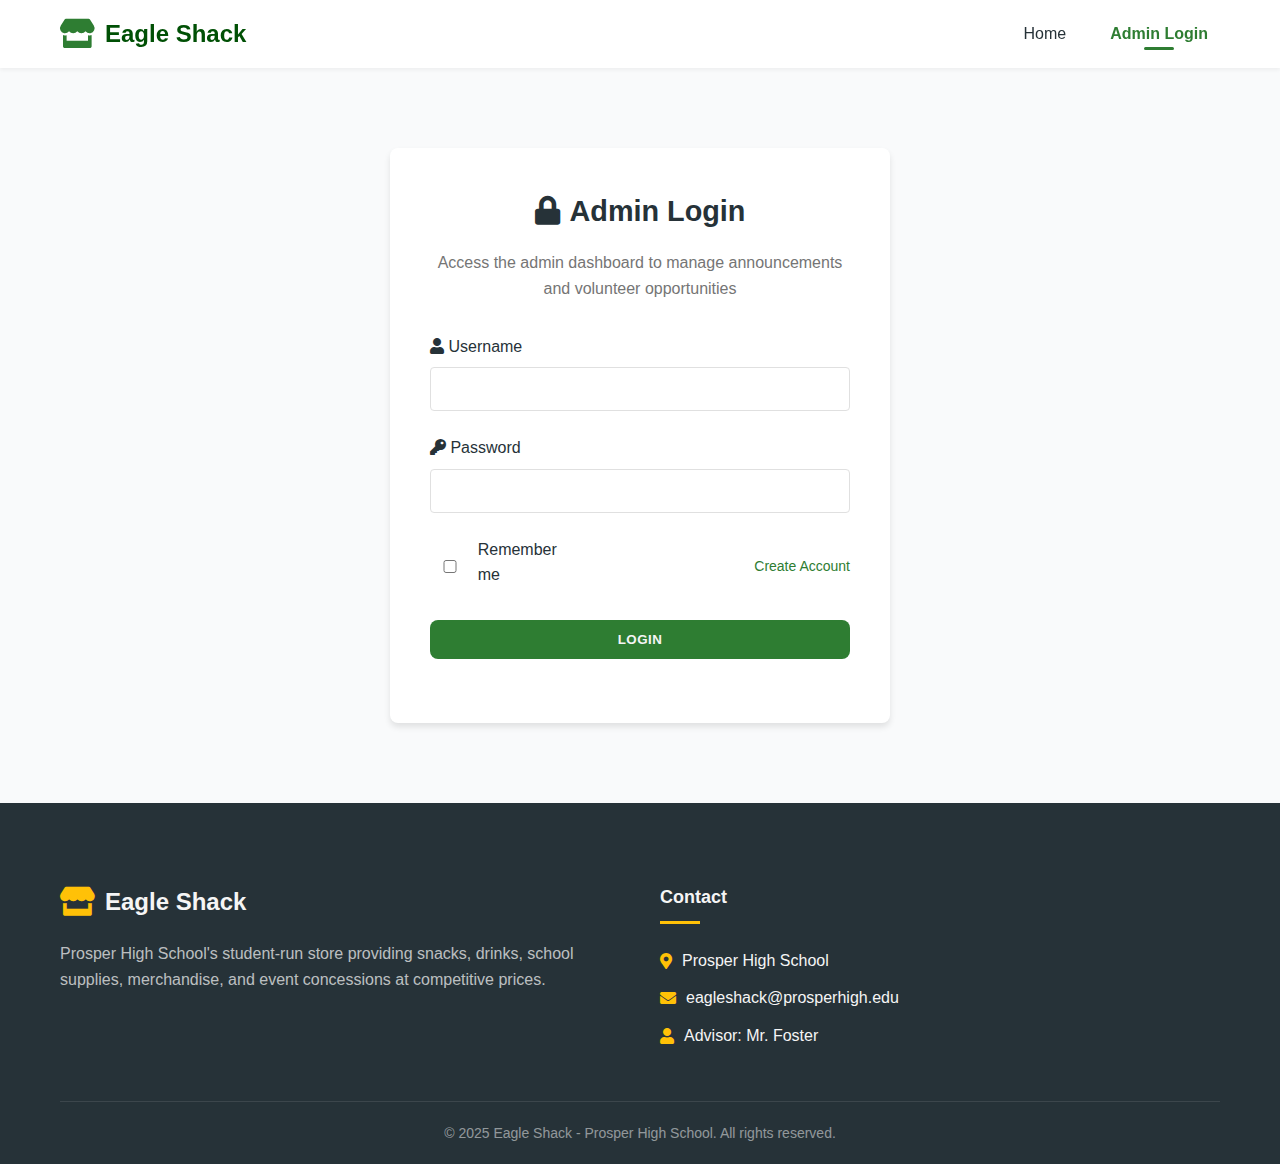
<file: admin.html>
<!DOCTYPE html>
<html lang="en">
<head>
    <meta charset="UTF-8">
    <meta name="viewport" content="width=device-width, initial-scale=1.0">
    <title>Admin Login - Eagle Shack</title>
    <link rel="stylesheet" href="styles.css">
    <link rel="stylesheet" href="https://cdnjs.cloudflare.com/ajax/libs/font-awesome/5.15.4/css/all.min.css">
</head>
<body>
    <!-- Navigation Bar -->
    <nav class="navbar">
        <div class="container">
            <div class="nav-logo">
                <i class="fas fa-store logo-icon"></i>
                <span class="logo-text">Eagle Shack</span>
            </div>
            <ul class="nav-menu">
                <li class="nav-item"><a href="main.html" class="nav-link">Home</a></li>
                <li class="nav-item"><a href="login.html" class="nav-link active">Admin Login</a></li>
            </ul>
            <div class="nav-toggle">
                <i class="fas fa-bars"></i>
            </div>
        </div>
    </nav>

    <!-- Login Section -->
    <section class="login-section">
        <div class="container">
            <div class="auth-container">
                <div class="auth-box">
                    <div class="auth-header">
                        <h2><i class="fas fa-lock"></i> Admin Login</h2>
                        <p>Access the admin dashboard to manage announcements and volunteer opportunities</p>
                    </div>
                    
                    <form id="login-form" class="auth-form">
                        <div class="form-group">
                            <label for="username"><i class="fas fa-user"></i> Username</label>
                            <input type="text" id="username" name="username" required>
                        </div>
                        
                        <div class="form-group">
                            <label for="password"><i class="fas fa-key"></i> Password</label>
                            <input type="password" id="password" name="password" required>
                        </div>
                        
                        <div class="form-group auth-options">
                            <div class="remember-me">
                                <input type="checkbox" id="remember" name="remember">
                                <label for="remember">Remember me</label>
                            </div>
                            <a href="#" class="forgot-password" id="create-account">Create Account</a>
                        </div>
                        
                        <div class="form-group">
                            <button type="submit" class="auth-button">Login</button>
                        </div>
                        
                        <div class="auth-message" id="auth-message"></div>
                    </form>
                    
                    <form id="signup-form" class="auth-form" style="display: none;">
                        <div class="form-group">
                            <label for="new-username"><i class="fas fa-user"></i> Username</label>
                            <input type="text" id="new-username" name="new-username" required>
                        </div>
                        
                        <div class="form-group">
                            <label for="email"><i class="fas fa-envelope"></i> Email</label>
                            <input type="email" id="email" name="email" required>
                        </div>
                        
                        <div class="form-group">
                            <label for="new-password"><i class="fas fa-key"></i> Password</label>
                            <input type="password" id="new-password" name="new-password" required>
                        </div>
                        
                        <div class="form-group">
                            <label for="confirm-password"><i class="fas fa-key"></i> Confirm Password</label>
                            <input type="password" id="confirm-password" name="confirm-password" required>
                        </div>
                        
                        <div class="form-group">
                            <label for="admin-code"><i class="fas fa-shield-alt"></i> Admin Code</label>
                            <input type="password" id="admin-code" name="admin-code" required>
                            <small>This is a special code provided to authorized Eagle Shack administrators</small>
                        </div>
                        
                        <div class="form-group">
                            <button type="submit" class="auth-button">Create Account</button>
                        </div>
                        
                        <div class="form-group">
                            <button type="button" id="back-to-login" class="secondary-button">Back to Login</button>
                        </div>
                        
                        <div class="auth-message" id="signup-message"></div>
                    </form>
                    
                </div>
            </div>
        </div>
    </section>

    <!-- Footer -->
    <footer class="footer">
        <div class="container">
            <div class="footer-container">
                <div class="footer-column">
                    <div class="footer-logo">
                        <i class="fas fa-store logo-icon"></i>
                        <h2>Eagle Shack</h2>
                    </div>
                    <p class="footer-description">Prosper High School's student-run store providing snacks, drinks, school supplies, merchandise, and event concessions at competitive prices.</p>
                </div>
                
                <div class="footer-column">
                    <h3 class="footer-title">Contact</h3>
                    <ul class="footer-links contact-links">
                        <li><i class="fas fa-map-marker-alt"></i> Prosper High School</li>
                        <li><i class="fas fa-envelope"></i> eagleshack@prosperhigh.edu</li>
                        <li><i class="fas fa-user"></i> Advisor: Mr. Foster</li>
                    </ul>
                </div>
            </div>
            <div class="footer-bottom">
                <p>&copy; 2025 Eagle Shack - Prosper High School. All rights reserved.</p>
            </div>
        </div>
    </footer>

    <script src="auth.js"></script>
</body>
</html>
</file>
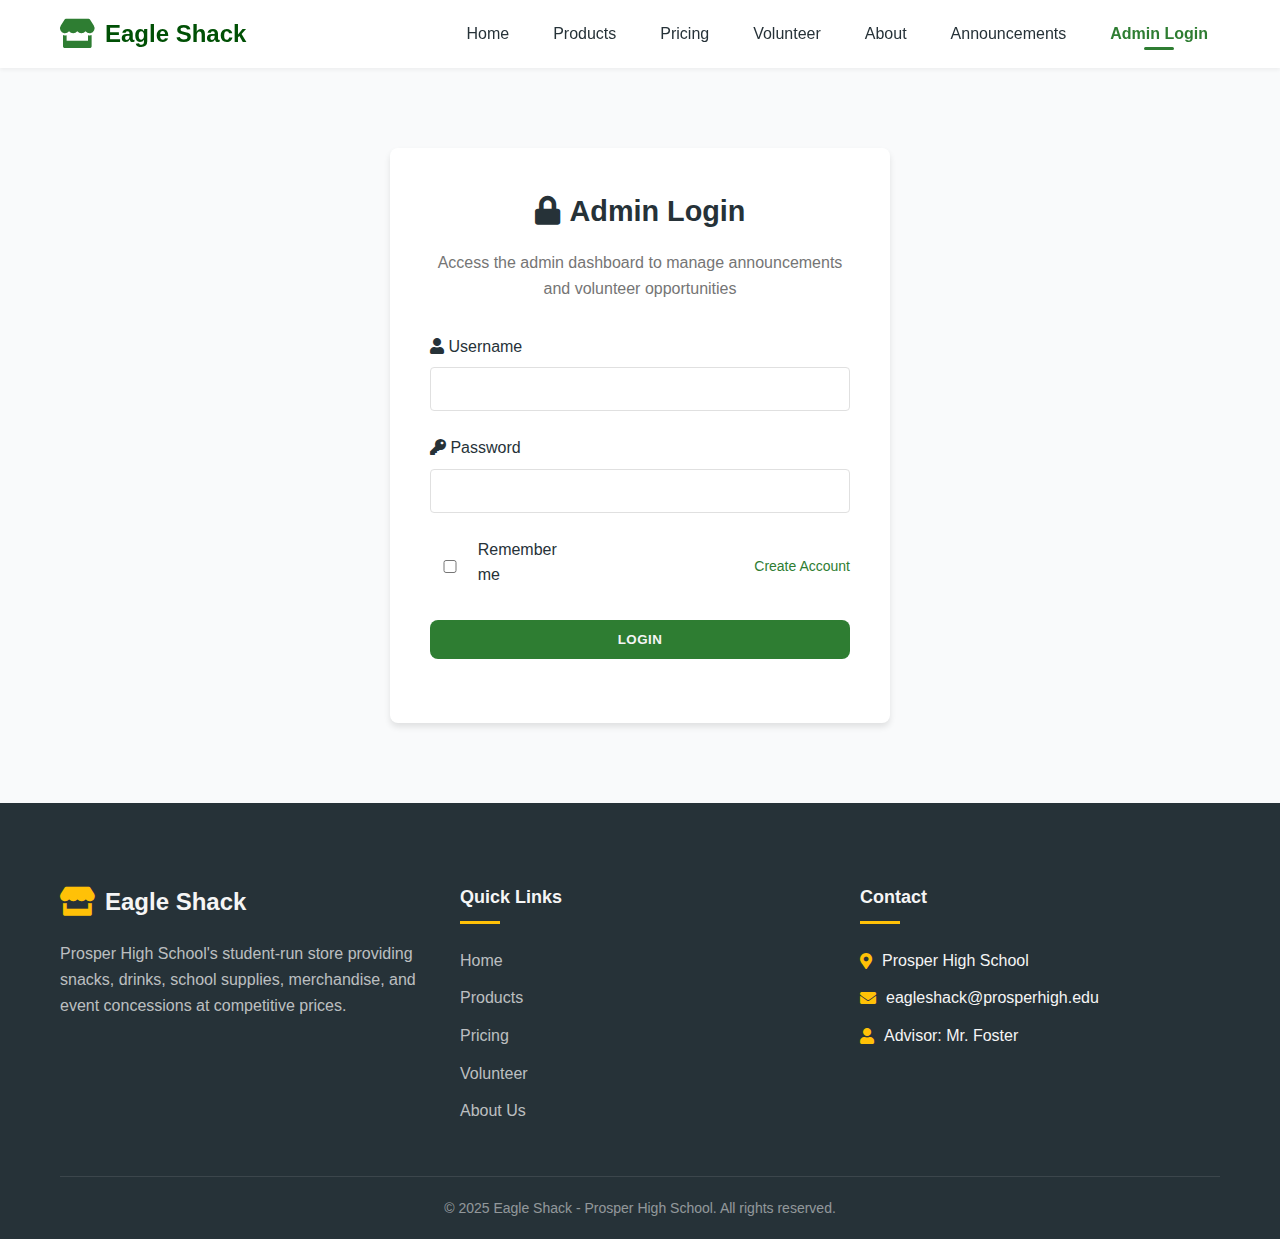
<file: login.html>
<!DOCTYPE html>
<html lang="en">
<head>
    <meta charset="UTF-8">
    <meta name="viewport" content="width=device-width, initial-scale=1.0">
    <title>Admin Login - Eagle Shack</title>
    <link rel="stylesheet" href="styles.css">
    <link rel="stylesheet" href="https://cdnjs.cloudflare.com/ajax/libs/font-awesome/5.15.4/css/all.min.css">
</head>
<body>
    <!-- Navigation Bar -->
    <nav class="navbar">
        <div class="container">
            <div class="nav-logo">
                <i class="fas fa-store logo-icon"></i>
                <span class="logo-text">Eagle Shack</span>
            </div>
            <ul class="nav-menu">
                <li class="nav-item"><a href="index.html" class="nav-link">Home</a></li>
                <li class="nav-item"><a href="index.html#products" class="nav-link">Products</a></li>
                <li class="nav-item"><a href="index.html#pricing" class="nav-link">Pricing</a></li>
                <li class="nav-item"><a href="volunteer.html" class="nav-link">Volunteer</a></li>
                <li class="nav-item"><a href="index.html#about" class="nav-link">About</a></li>
                <li class="nav-item"><a href="index.html#announcements" class="nav-link">Announcements</a></li>
                <li class="nav-item"><a href="login.html" class="nav-link login-link active">Admin Login</a></li>
            </ul>
            <div class="nav-toggle">
                <i class="fas fa-bars"></i>
            </div>
        </div>
    </nav>

    <!-- Login Section -->
    <section class="login-section">
        <div class="container">
            <div class="auth-container">
                <div class="auth-box">
                    <div class="auth-header">
                        <h2><i class="fas fa-lock"></i> Admin Login</h2>
                        <p>Access the admin dashboard to manage announcements and volunteer opportunities</p>
                    </div>
                    
                    <form id="login-form" class="auth-form">
                        <div class="form-group">
                            <label for="username"><i class="fas fa-user"></i> Username</label>
                            <input type="text" id="username" name="username" required>
                        </div>
                        
                        <div class="form-group">
                            <label for="password"><i class="fas fa-key"></i> Password</label>
                            <input type="password" id="password" name="password" required>
                        </div>
                        
                        <div class="form-group auth-options">
                            <div class="remember-me">
                                <input type="checkbox" id="remember" name="remember">
                                <label for="remember">Remember me</label>
                            </div>
                            <a href="#" class="forgot-password" id="create-account">Create Account</a>
                        </div>
                        
                        <div class="form-group">
                            <button type="submit" class="auth-button">Login</button>
                        </div>
                        
                        <div class="auth-message" id="auth-message"></div>
                    </form>
                    
                    <form id="signup-form" class="auth-form" style="display: none;">
                        <div class="form-group">
                            <label for="new-username"><i class="fas fa-user"></i> Username</label>
                            <input type="text" id="new-username" name="new-username" required>
                        </div>
                        
                        <div class="form-group">
                            <label for="email"><i class="fas fa-envelope"></i> Email</label>
                            <input type="email" id="email" name="email" required>
                        </div>
                        
                        <div class="form-group">
                            <label for="new-password"><i class="fas fa-key"></i> Password</label>
                            <input type="password" id="new-password" name="new-password" required>
                        </div>
                        
                        <div class="form-group">
                            <label for="confirm-password"><i class="fas fa-key"></i> Confirm Password</label>
                            <input type="password" id="confirm-password" name="confirm-password" required>
                        </div>
                        
                        <div class="form-group">
                            <label for="admin-code"><i class="fas fa-shield-alt"></i> Admin Code</label>
                            <input type="password" id="admin-code" name="admin-code" required>
                            <small>This is a special code provided to authorized Eagle Shack administrators</small>
                        </div>
                        
                        <div class="form-group">
                            <button type="submit" class="auth-button">Create Account</button>
                        </div>
                        
                        <div class="form-group">
                            <button type="button" id="back-to-login" class="secondary-button">Back to Login</button>
                        </div>
                        
                        <div class="auth-message" id="signup-message"></div>
                    </form>
                    
                </div>
            </div>
        </div>
    </section>

    <!-- Footer -->
    <footer class="footer">
        <div class="container">
            <div class="footer-container">
                <div class="footer-column">
                    <div class="footer-logo">
                        <i class="fas fa-store logo-icon"></i>
                        <h2>Eagle Shack</h2>
                    </div>
                    <p class="footer-description">Prosper High School's student-run store providing snacks, drinks, school supplies, merchandise, and event concessions at competitive prices.</p>
                </div>
                
                <div class="footer-column">
                    <h3 class="footer-title">Quick Links</h3>
                    <ul class="footer-links">
                        <li><a href="index.html">Home</a></li>
                        <li><a href="index.html#products">Products</a></li>
                        <li><a href="index.html#pricing">Pricing</a></li>
                        <li><a href="volunteer.html">Volunteer</a></li>
                        <li><a href="index.html#about">About Us</a></li>
                    </ul>
                </div>
                
                <div class="footer-column">
                    <h3 class="footer-title">Contact</h3>
                    <ul class="footer-links contact-links">
                        <li><i class="fas fa-map-marker-alt"></i> Prosper High School</li>
                        <li><i class="fas fa-envelope"></i> eagleshack@prosperhigh.edu</li>
                        <li><i class="fas fa-user"></i> Advisor: Mr. Foster</li>
                    </ul>
                </div>
            </div>
            <div class="footer-bottom">
                <p>&copy; 2025 Eagle Shack - Prosper High School. All rights reserved.</p>
            </div>
        </div>
    </footer>

    <script src="auth.js"></script>
</body>
</html>
</file>
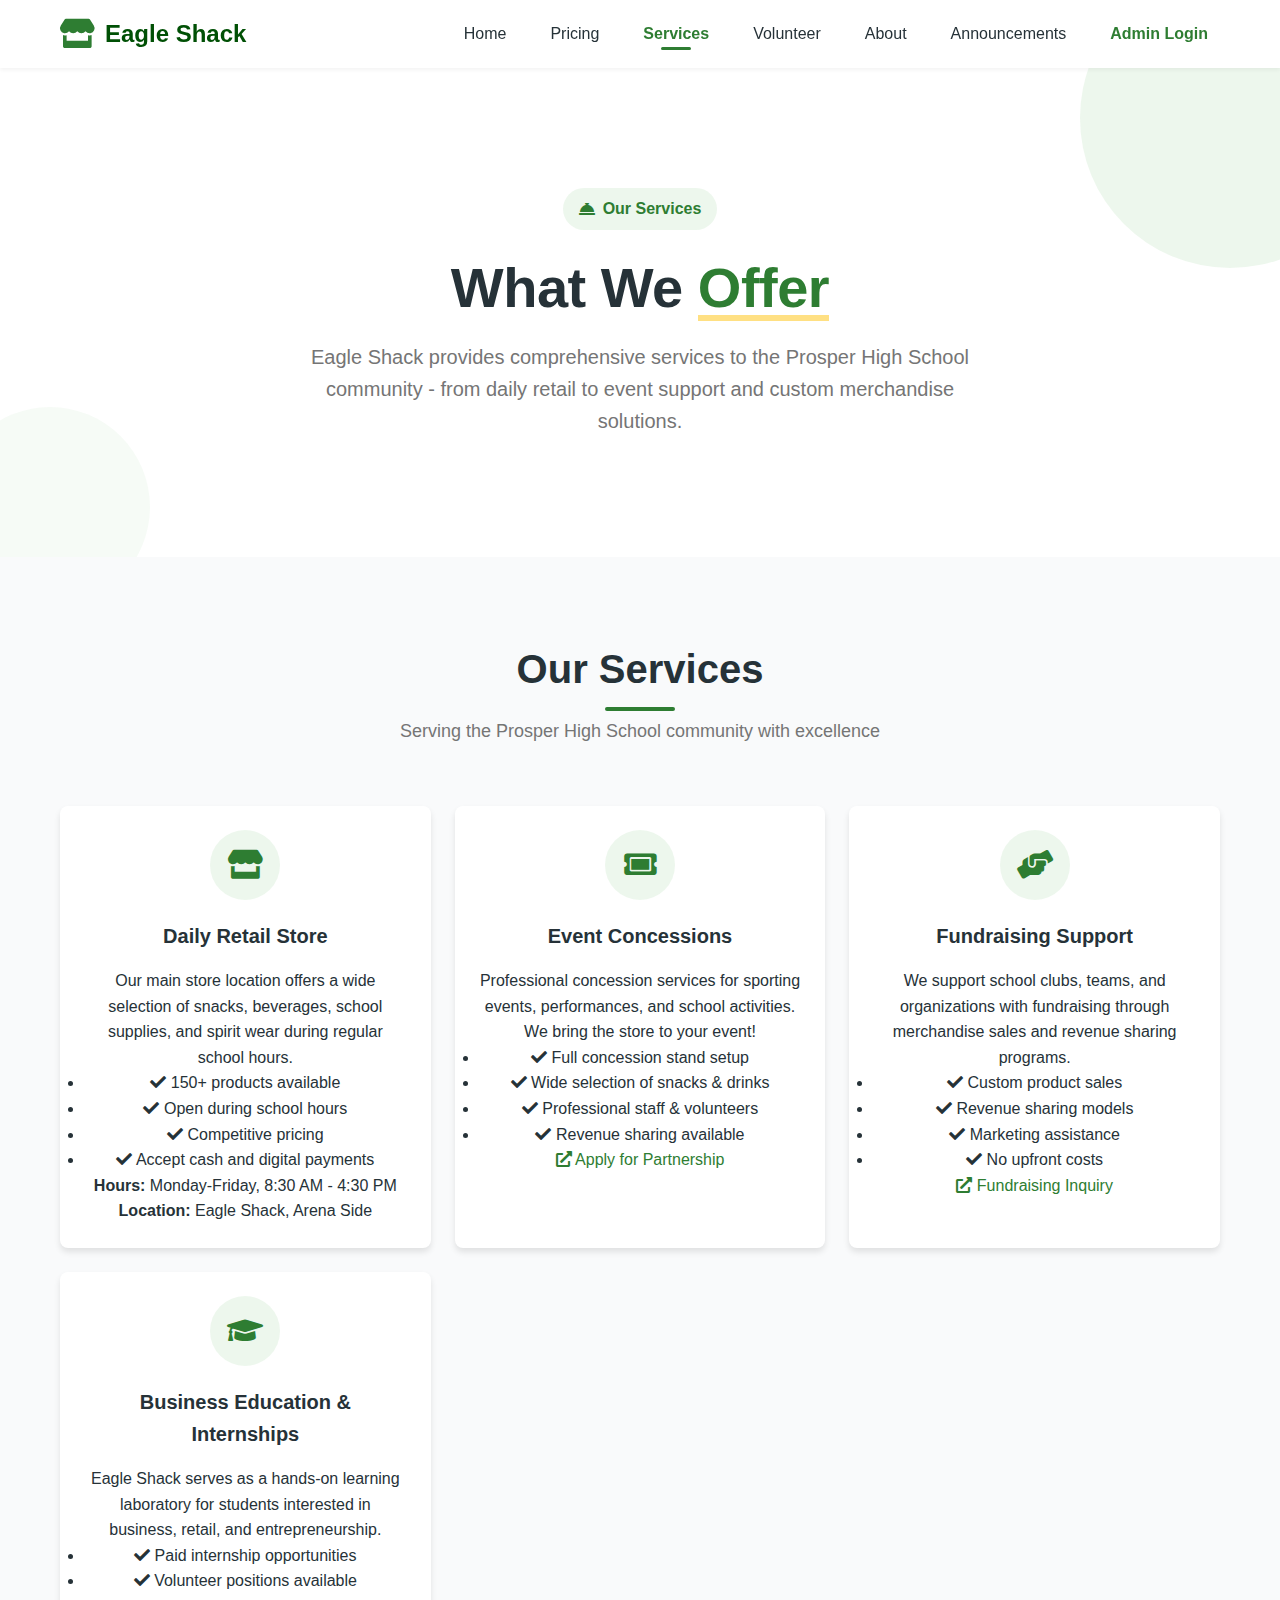
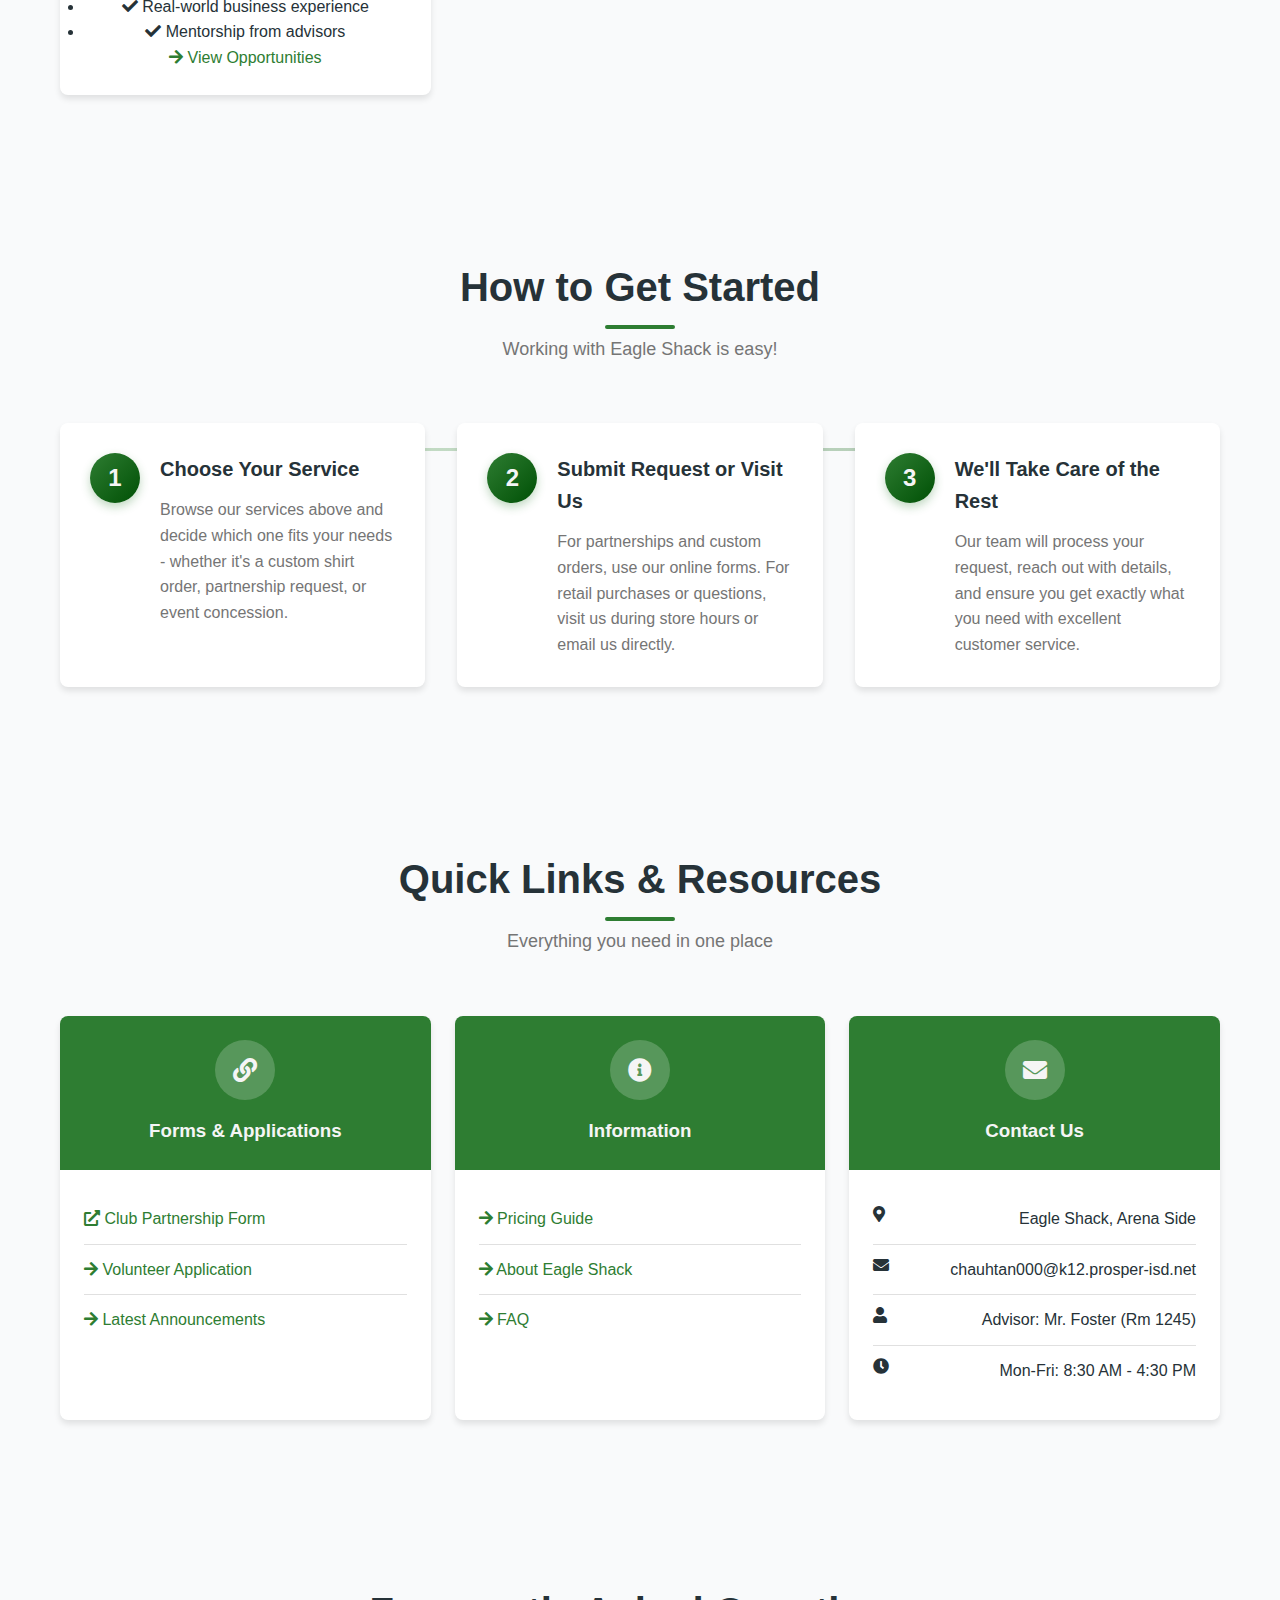
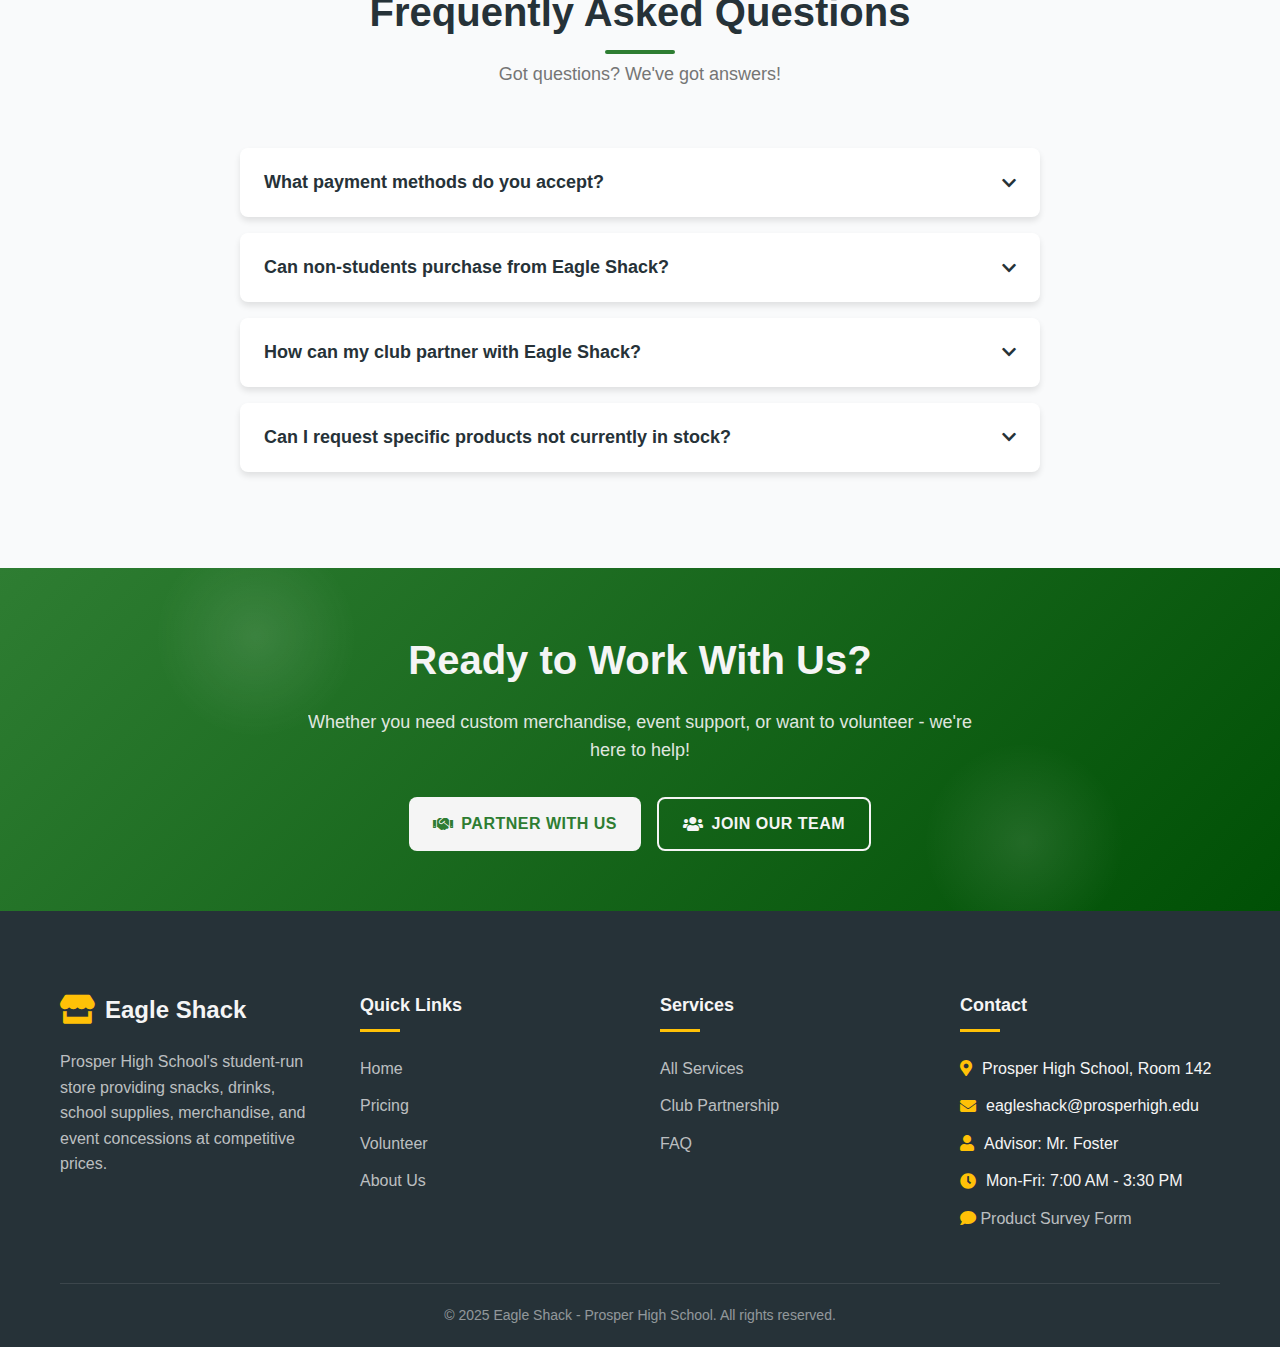
<file: services.html>
<!DOCTYPE html>
<html lang="en">
<head>
    <meta charset="UTF-8">
    <meta name="viewport" content="width=device-width, initial-scale=1.0">
    <title>Services - Eagle Shack</title>
    <link rel="stylesheet" href="styles.css">
    <link rel="stylesheet" href="https://cdnjs.cloudflare.com/ajax/libs/font-awesome/5.15.4/css/all.min.css">
</head>
<body>
    <!-- Navigation Bar -->
    <nav class="navbar">
        <div class="container">
            <div class="nav-logo">
                <i class="fas fa-store logo-icon"></i>
                <span class="logo-text">Eagle Shack</span>
            </div>
            <ul class="nav-menu">
                <li class="nav-item"><a href="main.html" class="nav-link">Home</a></li>
                <li class="nav-item"><a href="#pricing" class="nav-link">Pricing</a></li>
                <li class="nav-item"><a href="services.html" class="nav-link active">Services</a></li>
                <li class="nav-item"><a href="volunteer.html" class="nav-link">Volunteer</a></li>
                <li class="nav-item"><a href="#about" class="nav-link">About</a></li>
                <li class="nav-item"><a href="#announcements" class="nav-link">Announcements</a></li>
                <li class="nav-item"><a href="login.html" class="nav-link login-link">Admin Login</a></li>
            </ul>
            <div class="nav-toggle">
                <i class="fas fa-bars"></i>
            </div>
        </div>
    </nav>

    <!-- Hero Section -->
    <section class="hero-section">
        <div class="hero-shapes">
            <div class="hero-shape shape-1"></div>
            <div class="hero-shape shape-2"></div>
        </div>
        <div class="container">
            <div class="hero-content">
                <div class="hero-badge">
                    <i class="fas fa-concierge-bell"></i> Our Services
                </div>
                <h1 class="hero-title">What We <span>Offer</span></h1>
                <p class="hero-description">Eagle Shack provides comprehensive services to the Prosper High School community - from daily retail to event support and custom merchandise solutions.</p>
            </div>
        </div>
    </section>

    <!-- Main Services Section -->
    <section class="services-section" id="services">
        <div class="container">
            <div class="section-header">
                <h2 class="section-title">Our Services</h2>
                <p class="section-description">Serving the Prosper High School community with excellence</p>
            </div>
            
            <div class="services-container">
                <!-- Retail Store Service -->
                <div class="service-card">
                    <div class="service-icon">
                        <i class="fas fa-store"></i>
                    </div>
                    <h3 class="service-title">Daily Retail Store</h3>
                    <p class="service-description">Our main store location offers a wide selection of snacks, beverages, school supplies, and spirit wear during regular school hours.</p>
                    <ul class="service-features">
                        <li><i class="fas fa-check"></i> 150+ products available</li>
                        <li><i class="fas fa-check"></i> Open during school hours</li>
                        <li><i class="fas fa-check"></i> Competitive pricing</li>
                        <li><i class="fas fa-check"></i> Accept cash and digital payments</li>
                    </ul>
                    <div class="service-info">
                        <strong>Hours:</strong> Monday-Friday, 8:30 AM - 4:30 PM<br>
                        <strong>Location:</strong> Eagle Shack, Arena Side
                    </div>
                </div>

                <!-- Event Concessions Service -->
                <div class="service-card">
                    <div class="service-icon">
                        <i class="fas fa-ticket-alt"></i>
                    </div>
                    <h3 class="service-title">Event Concessions</h3>
                    <p class="service-description">Professional concession services for sporting events, performances, and school activities. We bring the store to your event!</p>
                    <ul class="service-features">
                        <li><i class="fas fa-check"></i> Full concession stand setup</li>
                        <li><i class="fas fa-check"></i> Wide selection of snacks & drinks</li>
                        <li><i class="fas fa-check"></i> Professional staff & volunteers</li>
                        <li><i class="fas fa-check"></i> Revenue sharing available</li>
                    </ul>
                    <div class="service-links">
                        <a href="https://forms.gle/JQ7RtuvGupaYEzrN6" class="service-link" target="_blank">
                            <i class="fas fa-external-link-alt"></i> Apply for Partnership
                        </a>
                    </div>
                </div>

                <!-- Fundraising Support Service -->
                <div class="service-card">
                    <div class="service-icon">
                        <i class="fas fa-hands-helping"></i>
                    </div>
                    <h3 class="service-title">Fundraising Support</h3>
                    <p class="service-description">We support school clubs, teams, and organizations with fundraising through merchandise sales and revenue sharing programs.</p>
                    <ul class="service-features">
                        <li><i class="fas fa-check"></i> Custom product sales</li>
                        <li><i class="fas fa-check"></i> Revenue sharing models</li>
                        <li><i class="fas fa-check"></i> Marketing assistance</li>
                        <li><i class="fas fa-check"></i> No upfront costs</li>
                    </ul>
                    <div class="service-links">
                        <a href="https://forms.gle/JQ7RtuvGupaYEzrN6" class="service-link" target="_blank">
                            <i class="fas fa-external-link-alt"></i> Fundraising Inquiry
                        </a>
                    </div>
                </div>

                <!-- Business Education Service -->
                <div class="service-card">
                    <div class="service-icon">
                        <i class="fas fa-graduation-cap"></i>
                    </div>
                    <h3 class="service-title">Business Education & Internships</h3>
                    <p class="service-description">Eagle Shack serves as a hands-on learning laboratory for students interested in business, retail, and entrepreneurship.</p>
                    <ul class="service-features">
                        <li><i class="fas fa-check"></i> Paid internship opportunities</li>
                        <li><i class="fas fa-check"></i> Volunteer positions available</li>
                        <li><i class="fas fa-check"></i> Real-world business experience</li>
                        <li><i class="fas fa-check"></i> Mentorship from advisors</li>
                    </ul>
                    <div class="service-links">
                        <a href="volunteer.html" class="service-link">
                            <i class="fas fa-arrow-right"></i> View Opportunities
                        </a>
                    </div>
                </div>

            </div>
        </div>
    </section>

    <!-- How to Use Our Services Section -->
    <section class="steps-section">
        <div class="container">
            <div class="section-header">
                <h2 class="section-title">How to Get Started</h2>
                <p class="section-description">Working with Eagle Shack is easy!</p>
            </div>
            
            <div class="steps-container">
                <div class="step">
                    <div class="step-number">1</div>
                    <div class="step-content">
                        <h3 class="step-title">Choose Your Service</h3>
                        <p class="step-description">Browse our services above and decide which one fits your needs - whether it's a custom shirt order, partnership request, or event concession.</p>
                    </div>
                </div>
                
                <div class="step">
                    <div class="step-number">2</div>
                    <div class="step-content">
                        <h3 class="step-title">Submit Request or Visit Us</h3>
                        <p class="step-description">For partnerships and custom orders, use our online forms. For retail purchases or questions, visit us during store hours or email us directly.</p>
                    </div>
                </div>
                
                <div class="step">
                    <div class="step-number">3</div>
                    <div class="step-content">
                        <h3 class="step-title">We'll Take Care of the Rest</h3>
                        <p class="step-description">Our team will process your request, reach out with details, and ensure you get exactly what you need with excellent customer service.</p>
                    </div>
                </div>
            </div>
        </div>
    </section>

    <!-- Quick Links Section -->
    <section class="pricing-section">
        <div class="container">
            <div class="section-header">
                <h2 class="section-title">Quick Links & Resources</h2>
                <p class="section-description">Everything you need in one place</p>
            </div>
            
            <div class="pricing-tables">
                <div class="pricing-table">
                    <div class="pricing-header">
                        <div class="pricing-icon">
                            <i class="fas fa-link"></i>
                        </div>
                        <h3 class="pricing-title">Forms & Applications</h3>
                    </div>
                    <ul class="pricing-features">
                        <li class="pricing-feature">
                            <a href="https://forms.gle/JQ7RtuvGupaYEzrN6" target="_blank">
                                <i class="fas fa-external-link-alt"></i> Club Partnership Form
                            </a>
                        </li>
                        <li class="pricing-feature">
                            <a href="volunteer.html">
                                <i class="fas fa-arrow-right"></i> Volunteer Application
                            </a>
                        </li>
                        <li class="pricing-feature">
                            <a href="index.html#announcements">
                                <i class="fas fa-arrow-right"></i> Latest Announcements
                            </a>
                        </li>
                    </ul>
                </div>
                
                <div class="pricing-table">
                    <div class="pricing-header">
                        <div class="pricing-icon">
                            <i class="fas fa-info-circle"></i>
                        </div>
                        <h3 class="pricing-title">Information</h3>
                    </div>
                    <ul class="pricing-features">
                        <li class="pricing-feature">
                            <a href="index.html#pricing">
                                <i class="fas fa-arrow-right"></i> Pricing Guide
                            </a>
                        </li>
                        <li class="pricing-feature">
                            <a href="index.html#about">
                                <i class="fas fa-arrow-right"></i> About Eagle Shack
                            </a>
                        </li>
                        <li class="pricing-feature">
                            <a href="#faq">
                                <i class="fas fa-arrow-right"></i> FAQ
                            </a>
                        </li>
                    </ul>
                </div>
                
                <div class="pricing-table">
                    <div class="pricing-header">
                        <div class="pricing-icon">
                            <i class="fas fa-envelope"></i>
                        </div>
                        <h3 class="pricing-title">Contact Us</h3>
                    </div>
                    <ul class="pricing-features">
                        <li class="pricing-feature">
                            <i class="fas fa-map-marker-alt"></i> Eagle Shack, Arena Side
                        </li>
                        <li class="pricing-feature">
                            <i class="fas fa-envelope"></i> chauhtan000@k12.prosper-isd.net
                        </li>
                        <li class="pricing-feature">
                            <i class="fas fa-user"></i> Advisor: Mr. Foster (Rm 1245)
                        </li>
                        <li class="pricing-feature">
                            <i class="fas fa-clock"></i> Mon-Fri: 8:30 AM - 4:30 PM
                        </li>
                    </ul>
                </div>
            </div>
        </div>
    </section>

    <!-- FAQ Section -->
    <section class="about-section" id="faq">
        <div class="container">
            <div class="section-header">
                <h2 class="section-title">Frequently Asked Questions</h2>
                <p class="section-description">Got questions? We've got answers!</p>
            </div>
            
            <div class="faq-container">
                <div class="faq-item">
                    <div class="faq-question">
                        <h3>What payment methods do you accept?</h3>
                        <i class="fas fa-chevron-down"></i>
                    </div>
                    <div class="faq-answer">
                        <p>We accept cash and credit/debit cards. Fridays are for Minga purchases.</p>
                    </div>
                </div>

                <div class="faq-item">
                    <div class="faq-question">
                        <h3>Can non-students purchase from Eagle Shack?</h3>
                        <i class="fas fa-chevron-down"></i>
                    </div>
                    <div class="faq-answer">
                        <p>Yes! Staff, faculty, parents, and visitors are welcome to shop at Eagle Shack during our operating hours or at special events.</p>
                    </div>
                </div>

                <div class="faq-item">
                    <div class="faq-question">
                        <h3>How can my club partner with Eagle Shack?</h3>
                        <i class="fas fa-chevron-down"></i>
                    </div>
                    <div class="faq-answer">
                        <p>Fill out our Club Partnership Form (link above) with details about your club and what you'd like to sell. We'll review your application and set up a meeting to discuss the partnership.</p>
                    </div>
                </div>

                <div class="faq-item">
                    <div class="faq-question">
                        <h3>Can I request specific products not currently in stock?</h3>
                        <i class="fas fa-chevron-down"></i>
                    </div>
                    <div class="faq-answer">
                        <p>Absolutely! We're always looking to expand our inventory based on student demand. Speak with one of our staff members or email us with your product request.</p>
                    </div>
                </div>
            </div>
        </div>
    </section>

    <!-- Call-to-Action Section -->
    <section class="cta-section">
        <div class="container">
            <h2 class="cta-title">Ready to Work With Us?</h2>
            <p class="cta-description">Whether you need custom merchandise, event support, or want to volunteer - we're here to help!</p>
            <div class="cta-buttons">
                <a href="https://forms.gle/JQ7RtuvGupaYEzrN6" class="cta-button" target="_blank">
                    <i class="fas fa-handshake"></i> Partner With Us
                </a>
                <a href="volunteer.html" class="secondary-button">
                    <i class="fas fa-users"></i> Join Our Team
                </a>
            </div>
        </div>
    </section>

    <!-- Footer -->
    <footer class="footer">
        <div class="container">
            <div class="footer-container">
                <div class="footer-column">
                    <div class="footer-logo">
                        <i class="fas fa-store logo-icon"></i>
                        <h2>Eagle Shack</h2>
                    </div>
                    <p class="footer-description">Prosper High School's student-run store providing snacks, drinks, school supplies, merchandise, and event concessions at competitive prices.</p>
                </div>
                
                <div class="footer-column">
                    <h3 class="footer-title">Quick Links</h3>
                    <ul class="footer-links">
                        <li><a href="index.html">Home</a></li>
                        <li><a href="index.html#pricing">Pricing</a></li>
                        <li><a href="volunteer.html">Volunteer</a></li>
                        <li><a href="index.html#about">About Us</a></li>
                    </ul>
                </div>
                
                <div class="footer-column">
                    <h3 class="footer-title">Services</h3>
                    <ul class="footer-links">
                        <li><a href="#services">All Services</a></li>
                        <li><a href="https://forms.gle/JQ7RtuvGupaYEzrN6" target="_blank">Club Partnership</a></li>
                        <li><a href="#faq">FAQ</a></li>
                    </ul>
                </div>
                
                <div class="footer-column">
                    <h3 class="footer-title">Contact</h3>
                    <ul class="footer-links contact-links">
                        <li><i class="fas fa-map-marker-alt"></i> Prosper High School, Room 142</li>
                        <li><i class="fas fa-envelope"></i> eagleshack@prosperhigh.edu</li>
                        <li><i class="fas fa-user"></i> Advisor: Mr. Foster</li>
                        <li><i class="fas fa-clock"></i> Mon-Fri: 7:00 AM - 3:30 PM</li>
                        <li><a href="https://forms.gle/tqpL57TMnWR2yXtAA" target="_blank"><i class="fas fa-comment"></i> Product Survey Form</a></li>

                    </ul>
                </div>
            </div>
            <div class="footer-bottom">
                <p>&copy; 2025 Eagle Shack - Prosper High School. All rights reserved.</p>
            </div>
        </div>
    </footer>

    <!-- Back to Top Button -->
    <div class="back-to-top">
        <i class="fas fa-arrow-up"></i>
    </div>

    <script src="scripts.js"></script>
</body>
</html>
</file>
<file: styles.css>
/* =========== GENERAL STYLES =========== */
:root {
    /* Enhanced color palette */
    --primary-color: #2e7d32; /* Green */
    --primary-light: #60ad5e;
    --primary-dark: #005005;
    --secondary-color: #4caf50; /* Lighter green */
    --secondary-light: #80e27e;
    --secondary-dark: #087f23;
    --accent-color: #ffc107; /* Yellow accent */
    --accent-light: #fff350;
    --accent-dark: #c79100;
    --tertiary-color: #3f51b5; /* Indigo - new color */
    --tertiary-light: #757de8;
    --tertiary-dark: #002984;
    --text-dark: #263238;
    --text-medium: #546e7a;
    --text-light: #f5f5f5;
    --text-muted: #757575;
    --background-light: #f9fafb;
    --background-white: #ffffff;
    --background-dark: #eceff1;
    --background-gradient: linear-gradient(135deg, var(--primary-light) 0%, var(--primary-dark) 100%);
    --border-color: #e0e0e0;
    --success-color: #4caf50;
    --success-light: #a5d6a7;
    --warning-color: #ff9800;
    --warning-light: #ffe0b2;
    --danger-color: #f44336;
    --danger-light: #ffcdd2;
    --info-color: #2196f3;
    --info-light: #bbdefb;
    
    /* Enhanced shadows */
    --box-shadow-sm: 0 2px 4px rgba(0, 0, 0, 0.05);
    --box-shadow: 0 4px 6px rgba(0, 0, 0, 0.1);
    --box-shadow-lg: 0 10px 15px rgba(0, 0, 0, 0.1);
    --box-shadow-elevated: 0 20px 25px -5px rgba(0, 0, 0, 0.1), 0 10px 10px -5px rgba(0, 0, 0, 0.04);
    --box-shadow-inner: inset 0 2px 4px rgba(0, 0, 0, 0.06);
    
    /* Enhanced transitions */
    --transition-fast: all 0.2s ease;
    --transition: all 0.3s ease;
    --transition-slow: all 0.5s cubic-bezier(0.25, 0.46, 0.45, 0.94);
    --transition-bounce: all 0.5s cubic-bezier(0.68, -0.55, 0.265, 1.55);
    
    /* Borders */
    --border-radius-sm: 4px;
    --border-radius: 8px;
    --border-radius-lg: 16px;
    --border-radius-full: 9999px;
}

* {
    margin: 0;
    padding: 0;
    box-sizing: border-box;
}

body {
    font-family: 'Segoe UI', Tahoma, Geneva, Verdana, sans-serif;
    line-height: 1.6;
    color: var(--text-dark);
    background-color: var(--background-light);
    transition: var(--transition);
}

.container {
    width: 100%;
    max-width: 1200px;
    margin: 0 auto;
    padding: 0 20px;
}

a {
    color: var(--primary-color);
    text-decoration: none;
    transition: var(--transition);
    position: relative;
}

a:hover {
    color: var(--primary-dark);
}

a.underline-effect {
    position: relative;
}

a.underline-effect:after {
    content: '';
    position: absolute;
    width: 0;
    height: 2px;
    bottom: -2px;
    left: 0;
    background-color: var(--primary-color);
    transition: var(--transition);
}

a.underline-effect:hover:after {
    width: 100%;
}

/* =========== BUTTONS =========== */
.cta-button, .auth-button, .submit-btn {
    display: inline-flex;
    align-items: center;
    justify-content: center;
    padding: 12px 24px;
    border-radius: var(--border-radius);
    background-color: var(--primary-color);
    color: var(--text-light);
    font-weight: 600;
    border: none;
    cursor: pointer;
    transition: var(--transition-bounce);
    text-transform: uppercase;
    letter-spacing: 0.5px;
    gap: 8px;
    overflow: hidden;
    position: relative;
    z-index: 1;
}

.cta-button:before, .auth-button:before, .submit-btn:before {
    content: '';
    position: absolute;
    top: 0;
    left: 0;
    width: 0;
    height: 100%;
    background-color: rgba(255, 255, 255, 0.1);
    z-index: -1;
    transition: var(--transition);
}

.cta-button:hover:before, .auth-button:hover:before, .submit-btn:hover:before {
    width: 100%;
}

.cta-button:hover, .auth-button:hover, .submit-btn:hover {
    background-color: var(--primary-dark);
    transform: translateY(-3px);
    box-shadow: var(--box-shadow-lg);
}

.cta-button:active, .auth-button:active, .submit-btn:active {
    transform: translateY(-1px);
    box-shadow: var(--box-shadow-sm);
}

.secondary-button, .cancel-btn {
    display: inline-flex;
    align-items: center;
    justify-content: center;
    padding: 12px 24px;
    border-radius: var(--border-radius);
    background-color: transparent;
    color: var(--primary-color);
    border: 2px solid var(--primary-color);
    font-weight: 600;
    cursor: pointer;
    transition: var(--transition-bounce);
    text-transform: uppercase;
    letter-spacing: 0.5px;
    gap: 8px;
    position: relative;
    overflow: hidden;
    z-index: 1;
}

.secondary-button:before, .cancel-btn:before {
    content: '';
    position: absolute;
    top: 0;
    left: 0;
    width: 0;
    height: 100%;
    background-color: rgba(46, 125, 50, 0.1);
    z-index: -1;
    transition: var(--transition);
}

.secondary-button:hover:before, .cancel-btn:hover:before {
    width: 100%;
}

.secondary-button:hover, .cancel-btn:hover {
    transform: translateY(-3px);
    box-shadow: var(--box-shadow);
}

.tertiary-button {
    display: inline-flex;
    align-items: center;
    justify-content: center;
    padding: 10px 20px;
    border-radius: var(--border-radius);
    background-color: transparent;
    color: var(--tertiary-color);
    border: 2px solid var(--tertiary-color);
    font-weight: 600;
    cursor: pointer;
    transition: var(--transition-bounce);
    gap: 8px;
}

.tertiary-button:hover {
    background-color: var(--tertiary-color);
    color: white;
    transform: translateY(-3px);
}

/* Button with vibrant gradient */
.gradient-button {
    background-image: linear-gradient(135deg, var(--primary-color), var(--accent-color));
    background-size: 200% 100%;
    background-position: 0 0;
    transition: background-position 0.5s, transform 0.3s, box-shadow 0.3s;
}

.gradient-button:hover {
    background-position: 100% 0;
    transform: translateY(-3px);
    box-shadow: var(--box-shadow-lg);
}

/* =========== NAVIGATION =========== */
.navbar {
    background-color: var(--background-white);
    box-shadow: var(--box-shadow-sm);
    position: sticky;
    top: 0;
    z-index: 100;
    padding: 15px 0;
    transition: all 0.4s ease;
}

.navbar.scrolled {
    padding: 10px 0;
    box-shadow: var(--box-shadow);
    background-color: rgba(255, 255, 255, 0.95);
    backdrop-filter: blur(8px);
}

.navbar .container {
    display: flex;
    justify-content: space-between;
    align-items: center;
}

.nav-logo {
    display: flex;
    align-items: center;
    gap: 10px;
    transition: var(--transition);
}

.nav-logo:hover {
    transform: scale(1.05);
}

.logo-icon {
    color: var(--primary-color);
    font-size: 1.8rem;
    transition: var(--transition);
}

.logo-text {
    font-size: 1.5rem;
    font-weight: 700;
    color: var(--primary-dark);
    transition: var(--transition);
}

.nav-menu {
    display: flex;
    list-style: none;
    gap: 20px;
}

.nav-item {
    position: relative;
}

.nav-link {
    color: var(--text-dark);
    font-weight: 500;
    padding: 8px 12px;
    border-radius: var(--border-radius);
    transition: var(--transition);
    position: relative;
}

.nav-link:hover {
    color: var(--primary-color);
    background-color: rgba(46, 125, 50, 0.1);
}

.nav-link.active {
    color: var(--primary-color);
    font-weight: 600;
}

.nav-link.active:after {
    content: '';
    position: absolute;
    bottom: 0;
    left: 50%;
    transform: translateX(-50%);
    width: 30px;
    height: 3px;
    background-color: var(--primary-color);
    border-radius: 3px;
    transition: var(--transition);
}

.nav-link.active:hover:after {
    width: 40px;
}

.login-link {
    color: var(--primary-color);
    font-weight: 600;
    position: relative;
    padding: 8px 12px;
    border-radius: var(--border-radius);
    transition: var(--transition);
}

.login-link:hover {
    background-color: rgba(46, 125, 50, 0.1);
}

.nav-toggle {
    display: none;
    font-size: 1.5rem;
    cursor: pointer;
    color: var(--text-dark);
    transition: var(--transition);
}

.nav-toggle:hover {
    color: var(--primary-color);
    transform: rotate(90deg);
}

/* Nav dropdown styles */
.nav-dropdown {
    position: absolute;
    top: 100%;
    left: 0;
    width: 200px;
    background-color: var(--background-white);
    border-radius: var(--border-radius);
    box-shadow: var(--box-shadow);
    padding: 10px 0;
    opacity: 0;
    visibility: hidden;
    transform: translateY(10px);
    transition: all 0.3s ease;
    z-index: 100;
}

.nav-item:hover .nav-dropdown {
    opacity: 1;
    visibility: visible;
    transform: translateY(0);
}

.dropdown-item {
    display: block;
    padding: 10px 15px;
    color: var(--text-dark);
    transition: var(--transition);
}

.dropdown-item:hover {
    background-color: rgba(46, 125, 50, 0.1);
    color: var(--primary-color);
    padding-left: 20px;
}

/* =========== HERO SECTION =========== */
.hero-section {
    position: relative;
    padding: 120px 0 80px;
    background-color: var(--background-white);
    overflow: hidden;
}

.hero-shapes {
    position: absolute;
    width: 100%;
    height: 100%;
    top: 0;
    left: 0;
    z-index: 1;
    overflow: hidden;
}

.hero-shape {
    position: absolute;
    border-radius: 50%;
    transition: var(--transition-slow);
}

.shape-1 {
    width: 300px;
    height: 300px;
    background-color: rgba(76, 175, 80, 0.1);
    top: -100px;
    right: -100px;
    animation: float 8s ease-in-out infinite;
}

.shape-2 {
    width: 200px;
    height: 200px;
    background-color: rgba(76, 175, 80, 0.05);
    bottom: -50px;
    left: -50px;
    animation: float 6s ease-in-out infinite reverse;
}

.shape-3 {
    width: 150px;
    height: 150px;
    background-color: rgba(255, 193, 7, 0.1);
    top: 50%;
    left: 10%;
    animation: float 10s ease-in-out infinite;
}

@keyframes float {
    0% { transform: translateY(0) rotate(0deg); }
    50% { transform: translateY(-20px) rotate(5deg); }
    100% { transform: translateY(0) rotate(0deg); }
}

.hero-content {
    position: relative;
    z-index: 2;
    text-align: center;
    max-width: 800px;
    margin: 0 auto;
    animation: fadeInUp 1s ease-out;
}

@keyframes fadeInUp {
    from {
        opacity: 0;
        transform: translateY(20px);
    }
    to {
        opacity: 1;
        transform: translateY(0);
    }
}

.hero-badge {
    display: inline-flex;
    align-items: center;
    gap: 8px;
    padding: 8px 16px;
    background-color: rgba(76, 175, 80, 0.1);
    color: var(--primary-color);
    border-radius: 50px;
    font-weight: 600;
    margin-bottom: 24px;
    transition: var(--transition);
}

.hero-badge:hover {
    background-color: rgba(76, 175, 80, 0.2);
    transform: translateY(-2px);
}

.hero-title {
    font-size: 3.5rem;
    font-weight: 800;
    margin-bottom: 20px;
    color: var(--text-dark);
    line-height: 1.2;
    letter-spacing: -0.5px;
}

.hero-title span {
    color: var(--primary-color);
    position: relative;
    display: inline-block;
}

.hero-title span:after {
    content: '';
    position: absolute;
    bottom: 0;
    left: 0;
    width: 100%;
    height: 6px;
    background-color: var(--accent-color);
    z-index: -1;
    opacity: 0.5;
}

.hero-description {
    font-size: 1.25rem;
    color: var(--text-muted);
    margin-bottom: 40px;
    max-width: 700px;
    margin-left: auto;
    margin-right: auto;
}

.hero-buttons {
    display: flex;
    justify-content: center;
    gap: 16px;
    flex-wrap: wrap;
}

/* Animated scroll down indicator */
.scroll-down {
    position: absolute;
    bottom: 20px;
    left: 50%;
    transform: translateX(-50%);
    display: flex;
    flex-direction: column;
    align-items: center;
    gap: 10px;
    color: var(--text-muted);
    font-size: 0.875rem;
    cursor: pointer;
    transition: var(--transition);
    z-index: 5;
}

.scroll-down:hover {
    color: var(--primary-color);
}

.scroll-down i {
    font-size: 1.5rem;
    animation: bounce 2s infinite;
}

@keyframes bounce {
    0%, 20%, 50%, 80%, 100% { transform: translateY(0); }
    40% { transform: translateY(-10px); }
    60% { transform: translateY(-5px); }
}

/* =========== SECTION STYLES =========== */
section {
    padding: 80px 0;
    position: relative;
}

.section-header {
    text-align: center;
    margin-bottom: 60px;
    position: relative;
}

.section-title {
    font-size: 2.5rem;
    font-weight: 700;
    color: var(--text-dark);
    margin-bottom: 16px;
    position: relative;
    display: inline-block;
}

.section-title:after {
    content: '';
    position: absolute;
    width: 70px;
    height: 4px;
    background-color: var(--primary-color);
    bottom: -10px;
    left: 50%;
    transform: translateX(-50%);
    border-radius: 2px;
}

.section-description {
    font-size: 1.125rem;
    color: var(--text-muted);
    max-width: 800px;
    margin: 0 auto;
}

/* Section background patterns */
.bg-pattern {
    position: absolute;
    width: 100%;
    height: 100%;
    top: 0;
    left: 0;
    opacity: 0.05;
    pointer-events: none;
    background-image: 
        radial-gradient(circle at 25% 25%, var(--primary-color) 2px, transparent 0),
        radial-gradient(circle at 75% 75%, var(--primary-color) 2px, transparent 0);
    background-size: 50px 50px;
}

/* =========== ANNOUNCEMENTS SECTION =========== */
.announcements-section {
    background-color: var(--background-white);
    padding: 60px 0;
}

.announcements-container {
    display: grid;
    grid-template-columns: repeat(auto-fill, minmax(320px, 1fr));
    gap: 24px;
}

.announcement-card {
    background-color: var(--background-white);
    border-radius: var(--border-radius);
    box-shadow: var(--box-shadow);
    padding: 24px;
    transition: var(--transition);
    border-left: 4px solid var(--primary-color);
    position: relative;
    overflow: hidden;
}

.announcement-card:before {
    content: '';
    position: absolute;
    top: 0;
    left: 0;
    width: 100%;
    height: 4px;
    background: linear-gradient(to right, var(--primary-color), var(--primary-light));
    transform: scaleX(0);
    transform-origin: left;
    transition: transform 0.5s ease;
}

.announcement-card:hover:before {
    transform: scaleX(1);
}

.announcement-card:hover {
    transform: translateY(-5px);
    box-shadow: var(--box-shadow-lg);
}

.announcement-header {
    display: flex;
    justify-content: space-between;
    align-items: center;
    margin-bottom: 16px;
}

.announcement-title {
    font-size: 1.25rem;
    font-weight: 600;
    color: var(--text-dark);
    transition: var(--transition);
}

.announcement-card:hover .announcement-title {
    color: var(--primary-color);
}

.announcement-date {
    font-size: 0.875rem;
    color: var(--text-muted);
    display: flex;
    align-items: center;
    gap: 5px;
}

.announcement-date i {
    color: var(--primary-light);
}

.announcement-content {
    color: var(--text-dark);
    margin-bottom: 16px;
    line-height: 1.6;
}

.announcement-badge {
    display: inline-block;
    padding: 4px 12px;
    border-radius: 50px;
    font-size: 0.75rem;
    font-weight: 600;
    text-transform: uppercase;
    transition: var(--transition);
}

.announcement-badge.normal {
    background-color: rgba(76, 175, 80, 0.1);
    color: var(--primary-color);
}

.announcement-badge.normal:hover {
    background-color: rgba(76, 175, 80, 0.2);
}

.announcement-badge.important {
    background-color: rgba(255, 152, 0, 0.1);
    color: var(--warning-color);
}

.announcement-badge.important:hover {
    background-color: rgba(255, 152, 0, 0.2);
}

.announcement-badge.urgent {
    background-color: rgba(244, 67, 54, 0.1);
    color: var(--danger-color);
}

.announcement-badge.urgent:hover {
    background-color: rgba(244, 67, 54, 0.2);
}

.announcement-placeholder {
    grid-column: 1 / -1;
    text-align: center;
    padding: 40px;
    background-color: var(--background-light);
    border-radius: var(--border-radius);
    color: var(--text-muted);
    border: 2px dashed var(--border-color);
    transition: var(--transition);
}

.announcement-placeholder:hover {
    border-color: var(--primary-light);
    background-color: rgba(76, 175, 80, 0.05);
}

/* =========== HOW IT WORKS SECTION =========== */
.how-it-works-section {
    background-color: var(--background-light);
    position: relative;
    overflow: hidden;
}

.steps-container {
    display: grid;
    grid-template-columns: repeat(auto-fit, minmax(300px, 1fr));
    gap: 32px;
    position: relative;
    z-index: 2;
}

.step {
    display: flex;
    gap: 20px;
    align-items: flex-start;
    background-color: var(--background-white);
    padding: 30px;
    border-radius: var(--border-radius);
    box-shadow: var(--box-shadow);
    transition: var(--transition);
    position: relative;
    overflow: hidden;
}

.step:hover {
    transform: translateY(-5px);
    box-shadow: var(--box-shadow-lg);
}

.step:after {
    content: '';
    position: absolute;
    bottom: 0;
    left: 0;
    width: 100%;
    height: 4px;
    background: linear-gradient(to right, var(--primary-color), var(--accent-color));
    transform: scaleX(0);
    transform-origin: left;
    transition: transform 0.5s ease;
}

.step:hover:after {
    transform: scaleX(1);
}

.step-number {
    display: flex;
    align-items: center;
    justify-content: center;
    width: 50px;
    height: 50px;
    background: linear-gradient(135deg, var(--primary-color), var(--primary-dark));
    color: var(--text-light);
    border-radius: 50%;
    font-size: 1.5rem;
    font-weight: 700;
    flex-shrink: 0;
    box-shadow: 0 4px 10px rgba(46, 125, 50, 0.3);
    transition: var(--transition);
}

.step:hover .step-number {
    transform: scale(1.1) rotate(10deg);
    background: linear-gradient(135deg, var(--primary-color), var(--accent-color));
}

.step-content {
    flex-grow: 1;
}

.step-title {
    font-size: 1.25rem;
    font-weight: 600;
    margin-bottom: 12px;
    color: var(--text-dark);
    transition: var(--transition);
}

.step:hover .step-title {
    color: var(--primary-color);
}

.step-description {
    color: var(--text-muted);
    line-height: 1.6;
}

/* Connecting lines between steps (for desktop) */
@media (min-width: 992px) {
    .steps-container {
        position: relative;
    }

    .steps-container:after {
        content: '';
        position: absolute;
        top: 25px;
        left: 25px;
        width: calc(100% - 50px);
        height: 3px;
        background: linear-gradient(to right, var(--primary-light), var(--primary-dark));
        z-index: -1;
        opacity: 0.3;
    }
}

/* =========== CTA SECTION =========== */
.cta-section {
    background: linear-gradient(135deg, var(--primary-color), var(--primary-dark));
    color: var(--text-light);
    text-align: center;
    padding: 60px 0;
    position: relative;
    overflow: hidden;
}

.cta-section:before {
    content: '';
    position: absolute;
    top: 0;
    left: 0;
    width: 100%;
    height: 100%;
    background-image: 
        radial-gradient(circle at 20% 20%, rgba(255, 255, 255, 0.1) 0, transparent 100px),
        radial-gradient(circle at 80% 80%, rgba(255, 255, 255, 0.1) 0, transparent 100px);
}

.cta-section .container {
    position: relative;
    z-index: 2;
}

.cta-title {
    font-size: 2.5rem;
    font-weight: 700;
    margin-bottom: 16px;
    animation: fadeIn 0.5s ease-out;
}

.cta-description {
    font-size: 1.125rem;
    margin-bottom: 32px;
    max-width: 700px;
    margin-left: auto;
    margin-right: auto;
    opacity: 0.9;
    animation: fadeIn 0.5s ease-out 0.2s both;
}

.cta-buttons {
    display: flex;
    justify-content: center;
    gap: 16px;
    animation: fadeIn 0.5s ease-out 0.4s both;
}

.cta-section .cta-button {
    background-color: var(--text-light);
    color: var(--primary-color);
    transition: var(--transition-bounce);
}

.cta-section .cta-button:hover {
    background-color: var(--accent-color);
    color: var(--text-dark);
    transform: translateY(-5px);
    box-shadow: 0 10px 20px rgba(0, 0, 0, 0.2);
}

.cta-section .secondary-button {
    color: var(--text-light);
    border-color: var(--text-light);
    transition: var(--transition-bounce);
}

.cta-section .secondary-button:hover {
    background-color: rgba(255, 255, 255, 0.2);
    transform: translateY(-5px);
    box-shadow: 0 10px 20px rgba(0, 0, 0, 0.1);
}

@keyframes fadeIn {
    from { opacity: 0; transform: translateY(20px); }
    to { opacity: 1; transform: translateY(0); }
}
/* =========== FOOTER =========== */
.footer {
    background-color: var(--text-dark);
    color: var(--text-light);
    padding: 80px 0 20px;
}

.footer-container {
    display: grid;
    grid-template-columns: repeat(auto-fit, minmax(200px, 1fr));
    gap: 40px;
    margin-bottom: 40px;
}

.footer-logo {
    display: flex;
    align-items: center;
    gap: 10px;
    margin-bottom: 20px;
}

.footer-logo .logo-icon {
    color: var(--accent-color);
}

.footer-logo h2 {
    font-weight: 700;
}

.footer-description {
    color: rgba(255, 255, 255, 0.7);
    margin-bottom: 24px;
}

.footer-title {
    font-size: 1.125rem;
    font-weight: 600;
    margin-bottom: 24px;
    position: relative;
    padding-bottom: 12px;
}

.footer-title::after {
    content: '';
    position: absolute;
    bottom: 0;
    left: 0;
    width: 40px;
    height: 3px;
    background-color: var(--accent-color);
}

.footer-links {
    list-style: none;
}

.footer-links li {
    margin-bottom: 12px;
}

.footer-links a {
    color: rgba(255, 255, 255, 0.7);
    transition: var(--transition);
}

.footer-links a:hover {
    color: var(--text-light);
}

.contact-links li {
    display: flex;
    align-items: center;
    gap: 10px;
}

.contact-links i {
    color: var(--accent-color);
}

.footer-bottom {
    text-align: center;
    padding-top: 20px;
    border-top: 1px solid rgba(255, 255, 255, 0.1);
    color: rgba(255, 255, 255, 0.5);
    font-size: 0.875rem;
}

/* =========== BACK TO TOP BUTTON =========== */
.back-to-top {
    position: fixed;
    bottom: 30px;
    right: 30px;
    width: 40px;
    height: 40px;
    background-color: var(--primary-color);
    color: var(--text-light);
    border-radius: 50%;
    display: flex;
    align-items: center;
    justify-content: center;
    cursor: pointer;
    box-shadow: var(--box-shadow);
    opacity: 0;
    visibility: hidden;
    transition: var(--transition);
    z-index: 99;
}

.back-to-top.visible {
    opacity: 1;
    visibility: visible;
}

.back-to-top:hover {
    background-color: var(--primary-dark);
    transform: translateY(-5px);
}

/* =========== LOGIN SECTION =========== */
.login-section {
    padding: 80px 0;
    background-color: var(--background-light);
}

.auth-container {
    display: flex;
    justify-content: center;
    align-items: center;
    min-height: 60vh;
}

.auth-box {
    background-color: var(--background-white);
    border-radius: 8px;
    box-shadow: var(--box-shadow);
    width: 100%;
    max-width: 500px;
    padding: 40px;
}

.auth-header {
    text-align: center;
    margin-bottom: 32px;
}

.auth-header h2 {
    font-size: 1.8rem;
    font-weight: 700;
    color: var(--text-dark);
    margin-bottom: 16px;
    display: flex;
    align-items: center;
    justify-content: center;
    gap: 10px;
}

.auth-header p {
    color: var(--text-muted);
}

.auth-form .form-group {
    margin-bottom: 24px;
}

.auth-form label {
    display: block;
    margin-bottom: 8px;
    font-weight: 500;
    color: var(--text-dark);
}

.auth-form input {
    width: 100%;
    padding: 12px 16px;
    border: 1px solid var(--border-color);
    border-radius: 4px;
    font-size: 1rem;
    transition: var(--transition);
}

.auth-form input:focus {
    outline: none;
    border-color: var(--primary-color);
    box-shadow: 0 0 0 2px rgba(46, 125, 50, 0.2);
}

.auth-options {
    display: flex;
    justify-content: space-between;
    align-items: center;
}

.remember-me {
    display: flex;
    align-items: center;
    gap: 8px;
}

.forgot-password {
    font-size: 0.875rem;
    color: var(--primary-color);
}

.auth-button {
    width: 100%;
}

.auth-message {
    margin-top: 16px;
    padding: 12px;
    border-radius: 4px;
    font-size: 0.875rem;
    text-align: center;
    display: none;
}

.auth-message.error {
    background-color: rgba(244, 67, 54, 0.1);
    color: var(--danger-color);
    display: block;
}

.auth-message.success {
    background-color: rgba(76, 175, 80, 0.1);
    color: var(--success-color);
    display: block;
}

/* =========== ADMIN DASHBOARD =========== */
.admin-header {
    background-color: var(--primary-color);
    color: var(--text-light);
    padding: 40px 0;
}

.admin-welcome h1 {
    display: flex;
    align-items: center;
    gap: 12px;
    font-size: 2rem;
    margin-bottom: 16px;
}

.admin-welcome p {
    font-size: 1.125rem;
    opacity: 0.9;
}

.dashboard-tabs {
    display: flex;
    gap: 16px;
    margin-bottom: 32px;
    border-bottom: 1px solid var(--border-color);
    padding-bottom: 16px;
}

.tab-btn {
    display: flex;
    align-items: center;
    gap: 8px;
    padding: 12px 20px;
    background-color: transparent;
    border: none;
    font-size: 1rem;
    font-weight: 600;
    color: var(--text-muted);
    cursor: pointer;
    transition: var(--transition);
    border-radius: 4px;
}

.tab-btn:hover {
    background-color: rgba(46, 125, 50, 0.05);
    color: var(--primary-color);
}

.tab-btn.active {
    color: var(--primary-color);
    background-color: rgba(46, 125, 50, 0.1);
}

.tab-content {
    display: none;
}

.tab-content.active {
    display: block;
    animation: fadeIn 0.3s ease;
}

@keyframes fadeIn {
    from {
        opacity: 0;
        transform: translateY(10px);
    }
    to {
        opacity: 1;
        transform: translateY(0);
    }
}

.admin-section-header {
    display: flex;
    justify-content: space-between;
    align-items: center;
    margin-bottom: 24px;
}

.add-btn {
    display: flex;
    align-items: center;
    gap: 8px;
    padding: 10px 16px;
    background-color: var(--primary-color);
    color: var(--text-light);
    border: none;
    border-radius: 4px;
    font-weight: 600;
    cursor: pointer;
    transition: var(--transition);
}

.add-btn:hover {
    background-color: var(--primary-dark);
    transform: translateY(-2px);
}

.admin-form {
    background-color: var(--background-white);
    border-radius: 8px;
    box-shadow: var(--box-shadow);
    padding: 24px;
    margin-bottom: 32px;
}

.admin-form h3 {
    margin-bottom: 24px;
    font-size: 1.25rem;
    color: var(--text-dark);
}

.admin-form .form-group {
    margin-bottom: 20px;
}

.admin-form label {
    display: block;
    margin-bottom: 8px;
    font-weight: 500;
}

.admin-form input,
.admin-form select,
.admin-form textarea {
    width: 100%;
    padding: 12px 16px;
    border: 1px solid var(--border-color);
    border-radius: 4px;
    font-size: 1rem;
    transition: var(--transition);
}

.admin-form input:focus,
.admin-form select:focus,
.admin-form textarea:focus {
    outline: none;
    border-color: var(--primary-color);
    box-shadow: 0 0 0 2px rgba(46, 125, 50, 0.2);
}

.admin-form textarea {
    resize: vertical;
    min-height: 120px;
}

.admin-form small {
    display: block;
    margin-top: 8px;
    font-size: 0.75rem;
    color: var(--text-muted);
}

.form-row {
    display: grid;
    grid-template-columns: repeat(auto-fit, minmax(200px, 1fr));
    gap: 16px;
}

.form-actions {
    display: flex;
    gap: 16px;
    margin-top: 24px;
}

.admin-items-list {
    display: grid;
    grid-template-columns: 1fr;
    gap: 16px;
}

.admin-item {
    background-color: var(--background-white);
    border-radius: 8px;
    box-shadow: var(--box-shadow);
    padding: 20px;
    position: relative;
}

.admin-item-header {
    display: flex;
    justify-content: space-between;
    align-items: flex-start;
    margin-bottom: 16px;
}

.admin-item-title {
    font-size: 1.25rem;
    font-weight: 600;
    color: var(--text-dark);
    margin-bottom: 8px;
}

.admin-item-meta {
    display: flex;
    align-items: center;
    gap: 16px;
    color: var(--text-muted);
    font-size: 0.875rem;
    margin-bottom: 16px;
}

.admin-item-meta span {
    display: flex;
    align-items: center;
    gap: 6px;
}

.admin-item-content {
    color: var(--text-dark);
    margin-bottom: 16px;
}

.admin-item-actions {
    display: flex;
    gap: 8px;
}

.item-action-btn {
    padding: 6px 12px;
    border-radius: 4px;
    font-size: 0.875rem;
    display: flex;
    align-items: center;
    gap: 6px;
    cursor: pointer;
    transition: var(--transition);
}

.edit-btn {
    background-color: rgba(46, 125, 50, 0.1);
    color: var(--primary-color);
    border: 1px solid var(--primary-color);
}

.edit-btn:hover {
    background-color: rgba(46, 125, 50, 0.2);
}

.delete-btn {
    background-color: rgba(244, 67, 54, 0.1);
    color: var(--danger-color);
    border: 1px solid var(--danger-color);
}

.delete-btn:hover {
    background-color: rgba(244, 67, 54, 0.2);
}

.admin-list-message {
    text-align: center;
    padding: 30px;
    background-color: var(--background-light);
    border-radius: 8px;
    color: var(--text-muted);
}

/* =========== VOLUNTEER SECTION =========== */
.volunteer-section {
    background-color: var(--background-light);
}

.opportunities-container {
    display: grid;
    grid-template-columns: repeat(auto-fill, minmax(340px, 1fr));
    gap: 24px;
}

.opportunity-card {
    background-color: var(--background-white);
    border-radius: 8px;
    box-shadow: var(--box-shadow);
    padding: 24px;
    transition: var(--transition);
    border-top: 4px solid var(--primary-color);
}

.opportunity-card:hover {
    transform: translateY(-5px);
    box-shadow: 0 8px 15px rgba(0, 0, 0, 0.1);
}

.opportunity-type {
    display: inline-block;
    padding: 4px 12px;
    border-radius: 50px;
    font-size: 0.75rem;
    font-weight: 600;
    text-transform: uppercase;
    margin-bottom: 16px;
}

.opportunity-type.volunteer {
    background-color: rgba(76, 175, 80, 0.1);
    color: var(--primary-color);
}

.opportunity-type.internship {
    background-color: rgba(33, 150, 243, 0.1);
    color: #2196f3;
}

.opportunity-type.event {
    background-color: rgba(156, 39, 176, 0.1);
    color: #9c27b0;
}

.opportunity-title {
    font-size: 1.25rem;
    font-weight: 600;
    color: var(--text-dark);
    margin-bottom: 12px;
}

.opportunity-details {
    margin-bottom: 16px;
}

.opportunity-detail {
    display: flex;
    align-items: center;
    gap: 8px;
    margin-bottom: 8px;
    color: var(--text-muted);
    font-size: 0.875rem;
}

.opportunity-detail i {
    color: var(--primary-color);
}

.opportunity-description {
    color: var(--text-dark);
    margin-bottom: 24px;
}

.opportunity-footer {
    display: flex;
    justify-content: space-between;
    align-items: center;
}

.opportunity-slots {
    display: flex;
    align-items: center;
    gap: 8px;
    color: var(--text-muted);
    font-size: 0.875rem;
}

/* =========== MEDIA QUERIES =========== */
@media (max-width: 992px) {
    .steps-container {
        grid-template-columns: 1fr;
    }
    
    .footer-container {
        grid-template-columns: repeat(2, 1fr);
    }
}

@media (max-width: 768px) {
    .nav-menu {
        position: fixed;
        top: 0;
        right: -100%;
        flex-direction: column;
        background-color: var(--background-white);
        width: 80%;
        height: 100vh;
        padding: 80px 20px 40px;
        box-shadow: -2px 0 5px rgba(0, 0, 0, 0.1);
        transition: var(--transition);
        z-index: 99;
    }
    
    .nav-menu.active {
        right: 0;
    }
    
    .nav-toggle {
        display: block;
        z-index: 100;
    }
    
    .hero-title {
        font-size: 2.5rem;
    }
    
    .section-title {
        font-size: 2rem;
    }
    
    .announcements-container {
        grid-template-columns: 1fr;
    }
    
    .opportunities-container {
        grid-template-columns: 1fr;
    }
    
    .hero-buttons {
        flex-direction: column;
        width: 100%;
        max-width: 300px;
        margin: 0 auto;
    }
}

@media (max-width: 576px) {
    .footer-container {
        grid-template-columns: 1fr;
    }
    
    .hero-title {
        font-size: 2rem;
    }
    
    .section-title {
        font-size: 1.8rem;
    }
    
    .cta-title {
        font-size: 2rem;
    }
    
    .auth-box {
        padding: 30px 20px;
    }
    
    .tab-btn {
        font-size: 0.875rem;
        padding: 10px 16px;
    }
}

.google-form-container {
    width: 100%;
    max-width: 800px;
    margin: 0 auto;
    background-color: #fff;
    border-radius: 8px;
    box-shadow: 0 2px 10px rgba(0, 0, 0, 0.1);
    overflow: hidden;
}

.google-form-container iframe {
    display: block;
    border: none;
}

@media (max-width: 768px) {
    .google-form-container iframe {
        height: 1000px; /* Increase height on mobile for better scrolling */
    }
}

.product-categories {
    display: grid;
    grid-template-columns: repeat(auto-fit, minmax(250px, 1fr));
    gap: 24px;
    margin-top: 40px;
}

.product-category {
    background-color: var(--background-white);
    border-radius: 8px;
    box-shadow: var(--box-shadow);
    padding: 24px;
    text-align: center;
    transition: var(--transition);
}

.product-category:hover {
    transform: translateY(-5px);
    box-shadow: 0 8px 15px rgba(0, 0, 0, 0.1);
}

.category-icon {
    display: flex;
    align-items: center;
    justify-content: center;
    width: 70px;
    height: 70px;
    background-color: rgba(76, 175, 80, 0.1);
    color: var(--primary-color);
    border-radius: 50%;
    font-size: 1.8rem;
    margin: 0 auto 20px;
}

.pricing-tables {
    display: grid;
    grid-template-columns: repeat(auto-fit, minmax(250px, 1fr));
    gap: 24px;
}

.pricing-table {
    background-color: var(--background-white);
    border-radius: 8px;
    box-shadow: var(--box-shadow);
    overflow: hidden;
    transition: var(--transition);
}

.pricing-table:hover {
    transform: translateY(-5px);
    box-shadow: 0 8px 15px rgba(0, 0, 0, 0.1);
}

.pricing-header {
    background-color: var(--primary-color);
    color: var(--text-light);
    padding: 24px;
    text-align: center;
}

.pricing-icon {
    display: flex;
    align-items: center;
    justify-content: center;
    width: 60px;
    height: 60px;
    background-color: rgba(255, 255, 255, 0.2);
    border-radius: 50%;
    font-size: 1.5rem;
    margin: 0 auto 16px;
}

.pricing-features {
    list-style: none;
    padding: 24px;
}

.pricing-feature {
    display: flex;
    justify-content: space-between;
    padding: 12px 0;
    border-bottom: 1px solid var(--border-color);
}

.pricing-feature:last-child {
    border-bottom: none;
}

.services-container {
    display: grid;
    grid-template-columns: repeat(auto-fit, minmax(300px, 1fr));
    gap: 24px;
}

.service-card {
    background-color: var(--background-white);
    border-radius: 8px;
    box-shadow: var(--box-shadow);
    padding: 24px;
    text-align: center;
    transition: var(--transition);
}

.service-card:hover {
    transform: translateY(-5px);
    box-shadow: 0 8px 15px rgba(0, 0, 0, 0.1);
}

.service-icon {
    display: flex;
    align-items: center;
    justify-content: center;
    width: 70px;
    height: 70px;
    background-color: rgba(76, 175, 80, 0.1);
    color: var(--primary-color);
    border-radius: 50%;
    font-size: 1.8rem;
    margin: 0 auto 20px;
}

.service-title {
    font-size: 1.25rem;
    font-weight: 600;
    margin-bottom: 16px;
}

.about-content {
    display: grid;
    grid-template-columns: 1fr 1fr;
    gap: 40px;
    align-items: center;
}

.about-image {
    border-radius: 8px;
    overflow: hidden;
    box-shadow: var(--box-shadow);
}

.about-image img {
    display: block;
    width: 100%;
    height: auto;
}

.about-text h3 {
    font-size: 1.5rem;
    font-weight: 600;
    margin-bottom: 16px;
    color: var(--primary-color);
}

.about-text p {
    margin-bottom: 24px;
}

.about-stats {
    display: grid;
    grid-template-columns: repeat(auto-fit, minmax(100px, 1fr));
    gap: 20px;
    margin-top: 32px;
}

.stat {
    text-align: center;
}

.stat-number {
    font-size: 2rem;
    font-weight: 700;
    color: var(--primary-color);
    margin-bottom: 8px;
}

@media (max-width: 768px) {
    .about-content {
        grid-template-columns: 1fr;
    }
}

/* =========== BENEFITS SECTION =========== */
.benefits-section {
    background-color: var(--background-white);
    padding: 80px 0;
}

.benefits-container {
    display: grid;
    grid-template-columns: repeat(auto-fit, minmax(250px, 1fr));
    gap: 24px;
    margin-top: 40px;
}

.benefit-card {
    background-color: var(--background-white);
    border-radius: 8px;
    box-shadow: var(--box-shadow);
    padding: 24px;
    text-align: center;
    transition: var(--transition);
}

.benefit-card:hover {
    transform: translateY(-5px);
    box-shadow: 0 8px 15px rgba(0, 0, 0, 0.1);
}

.benefit-icon {
    display: flex;
    align-items: center;
    justify-content: center;
    width: 70px;
    height: 70px;
    background-color: rgba(76, 175, 80, 0.1);
    color: var(--primary-color);
    border-radius: 50%;
    font-size: 1.8rem;
    margin: 0 auto 20px;
}

.benefit-title {
    font-size: 1.25rem;
    font-weight: 600;
    margin-bottom: 16px;
    color: var(--primary-dark);
}

.benefit-description {
    color: var(--text-muted);
    line-height: 1.6;
}

@media (max-width: 768px) {
    .benefits-container {
        grid-template-columns: 1fr;
    }
}

/* =========== REQUIREMENTS SECTION =========== */
.requirements-section {
    background-color: var(--background-light);
    padding: 80px 0;
}

.requirements-list {
    max-width: 800px;
    margin: 40px auto 0;
    background-color: var(--background-white);
    border-radius: 8px;
    box-shadow: var(--box-shadow);
    padding: 32px;
}

.requirement-item {
    display: flex;
    align-items: flex-start;
    gap: 16px;
    padding: 16px 0;
    border-bottom: 1px solid var(--border-color);
}

.requirement-item:last-child {
    border-bottom: none;
}

.requirement-item i {
    color: var(--primary-color);
    font-size: 1.25rem;
    margin-top: 4px;
    flex-shrink: 0;
}

.requirement-item p {
    margin: 0;
    color: var(--text-dark);
    font-size: 1.05rem;
    line-height: 1.6;
}

@media (max-width: 768px) {
    .requirements-list {
        padding: 24px 20px;
    }
    
    .requirement-item {
        padding: 12px 0;
    }
}

/* =========== FAQ SECTION =========== */
.faq-section {
    background-color: var(--background-white);
    padding: 80px 0;
}

.faq-container {
    max-width: 800px;
    margin: 40px auto 0;
}

.faq-item {
    background-color: var(--background-white);
    border-radius: 8px;
    box-shadow: var(--box-shadow);
    margin-bottom: 16px;
    overflow: hidden;
}

.faq-question {
    display: flex;
    justify-content: space-between;
    align-items: center;
    padding: 20px 24px;
    cursor: pointer;
    transition: var(--transition);
}

.faq-question:hover {
    background-color: rgba(46, 125, 50, 0.05);
}

.faq-question h3 {
    font-size: 1.125rem;
    font-weight: 600;
    color: var(--text-dark);
    margin: 0;
}

.faq-toggle {
    display: flex;
    align-items: center;
    justify-content: center;
    width: 24px;
    height: 24px;
    border-radius: 50%;
    background-color: rgba(76, 175, 80, 0.1);
    color: var(--primary-color);
    transition: var(--transition);
}

.faq-answer {
    padding: 0 24px;
    max-height: 0;
    overflow: hidden;
    transition: max-height 0.3s ease, padding 0.3s ease;
}

.faq-item.active .faq-answer {
    padding: 0 24px 20px;
    max-height: 1000px;
}

.faq-item.active .faq-toggle {
    transform: rotate(45deg);
}

/* =========== CONTACT SECTION =========== */
.contact-section {
    background-color: var(--background-light);
    padding: 80px 0;
}

.contact-container {
    max-width: 800px;
    margin: 40px auto 0;
}

.contact-info {
    background-color: var(--background-white);
    border-radius: 8px;
    box-shadow: var(--box-shadow);
    padding: 32px;
}

.contact-item {
    display: flex;
    align-items: center;
    gap: 16px;
    padding: 16px 0;
    border-bottom: 1px solid var(--border-color);
}

.contact-item:last-child {
    border-bottom: none;
}

.contact-item i {
    display: flex;
    align-items: center;
    justify-content: center;
    width: 40px;
    height: 40px;
    background-color: rgba(76, 175, 80, 0.1);
    color: var(--primary-color);
    border-radius: 50%;
    font-size: 1.25rem;
    flex-shrink: 0;
}

.contact-item p {
    margin: 0;
    color: var(--text-dark);
    font-size: 1.05rem;
}

@media (max-width: 768px) {
    .contact-info {
        padding: 24px 20px;
    }
    
    .contact-item {
        padding: 12px 0;
    }
}
</file>
